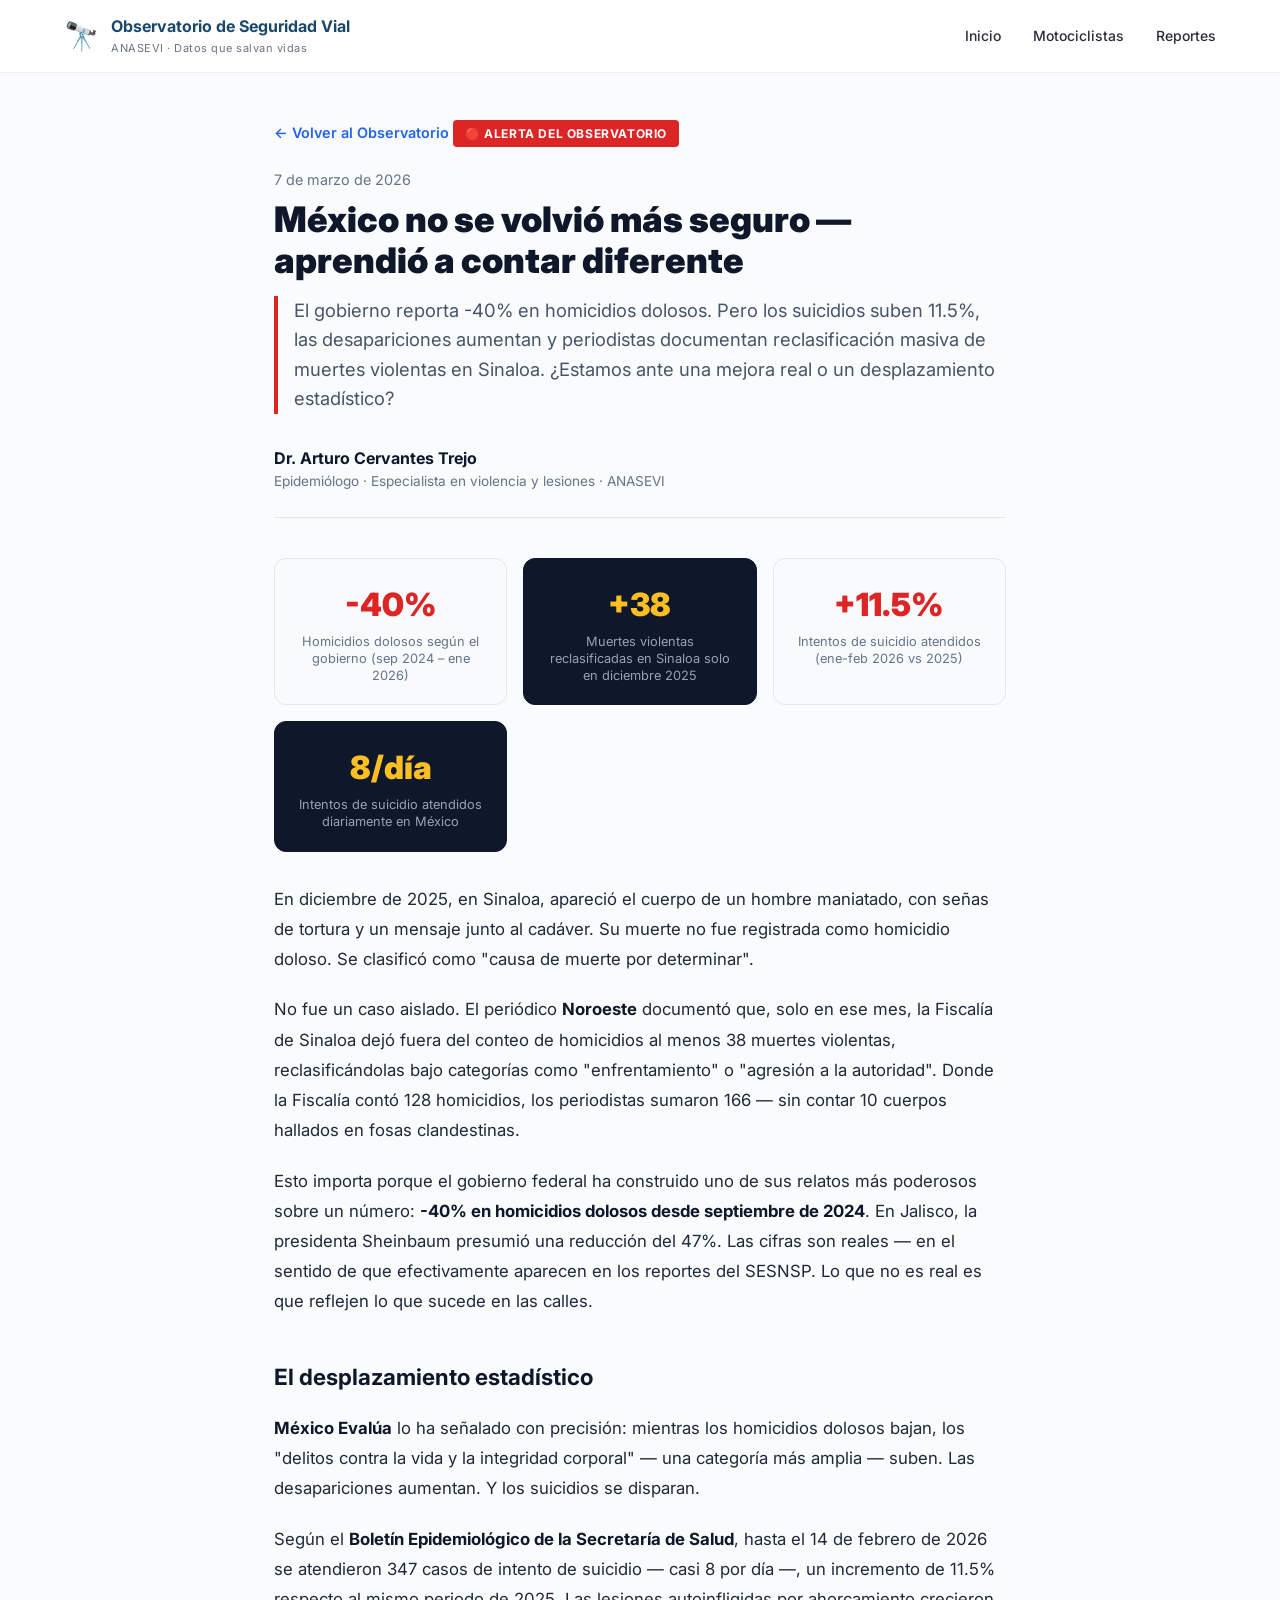
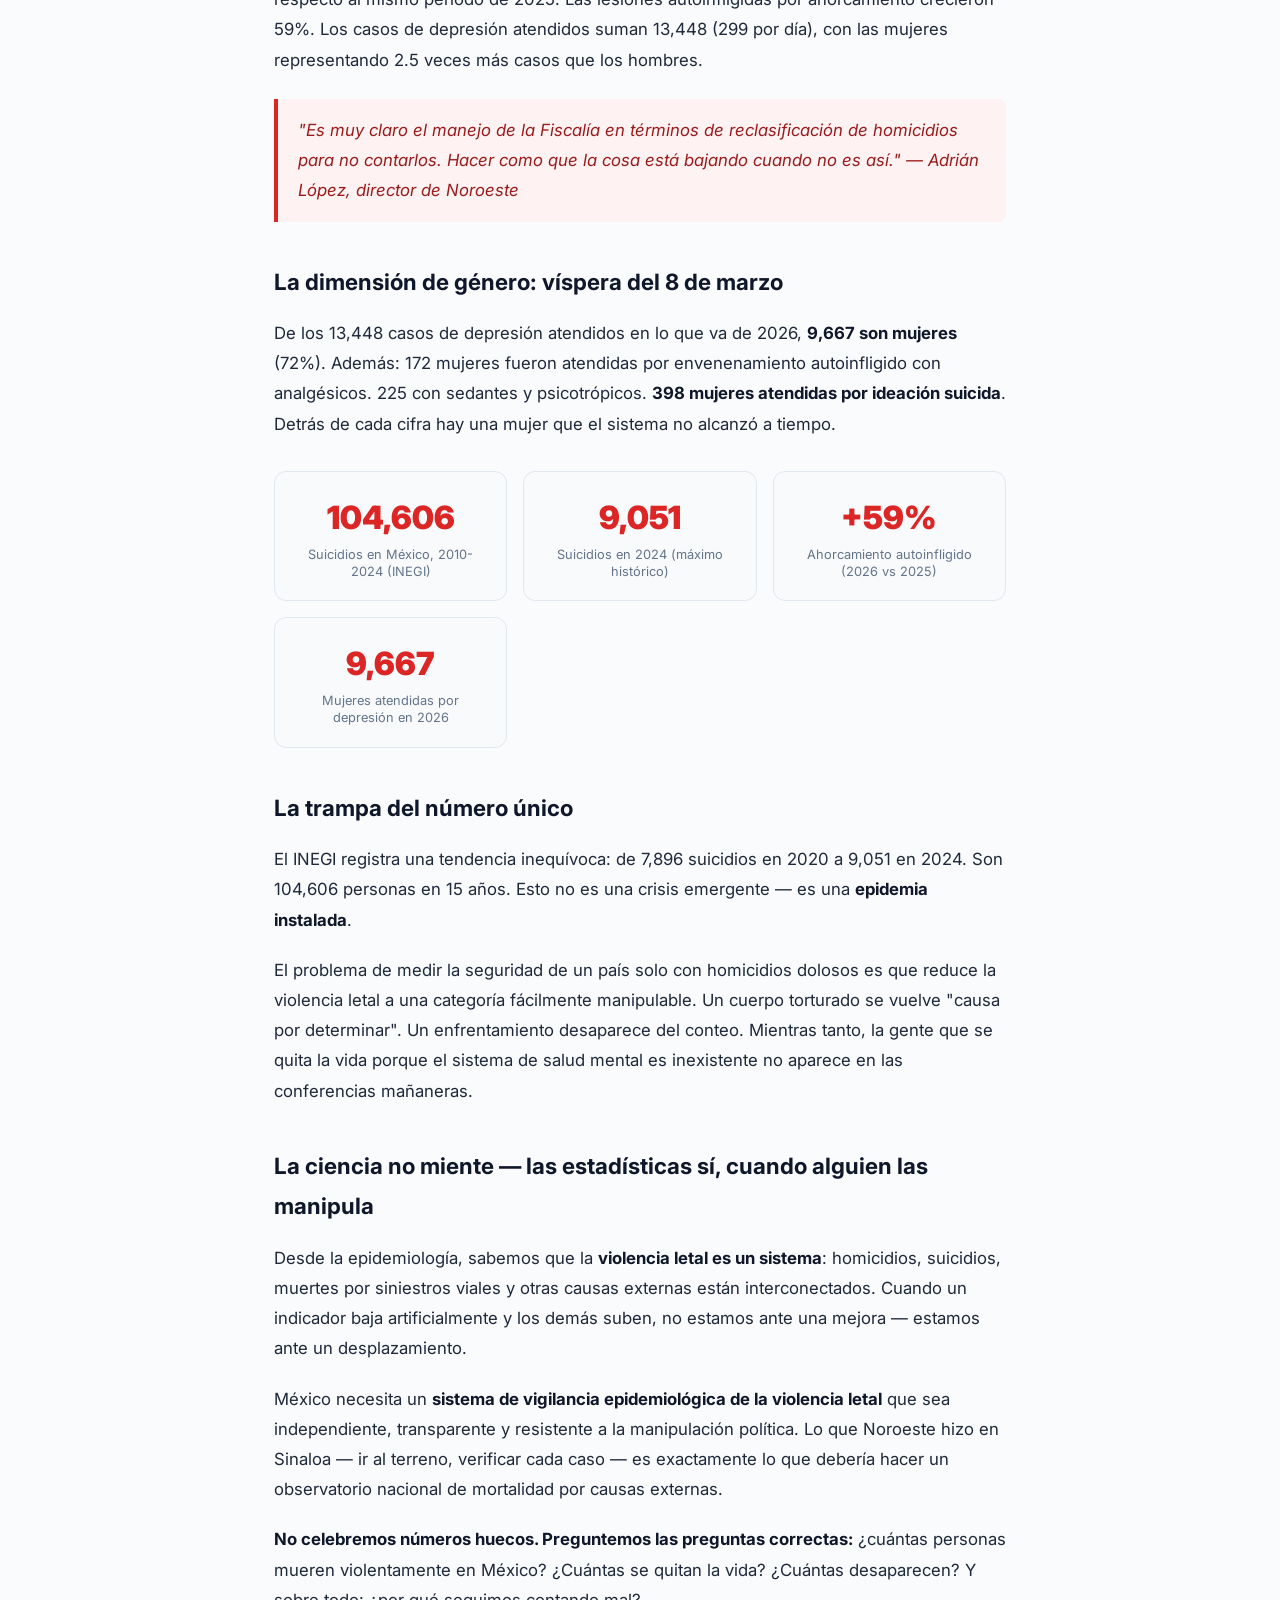
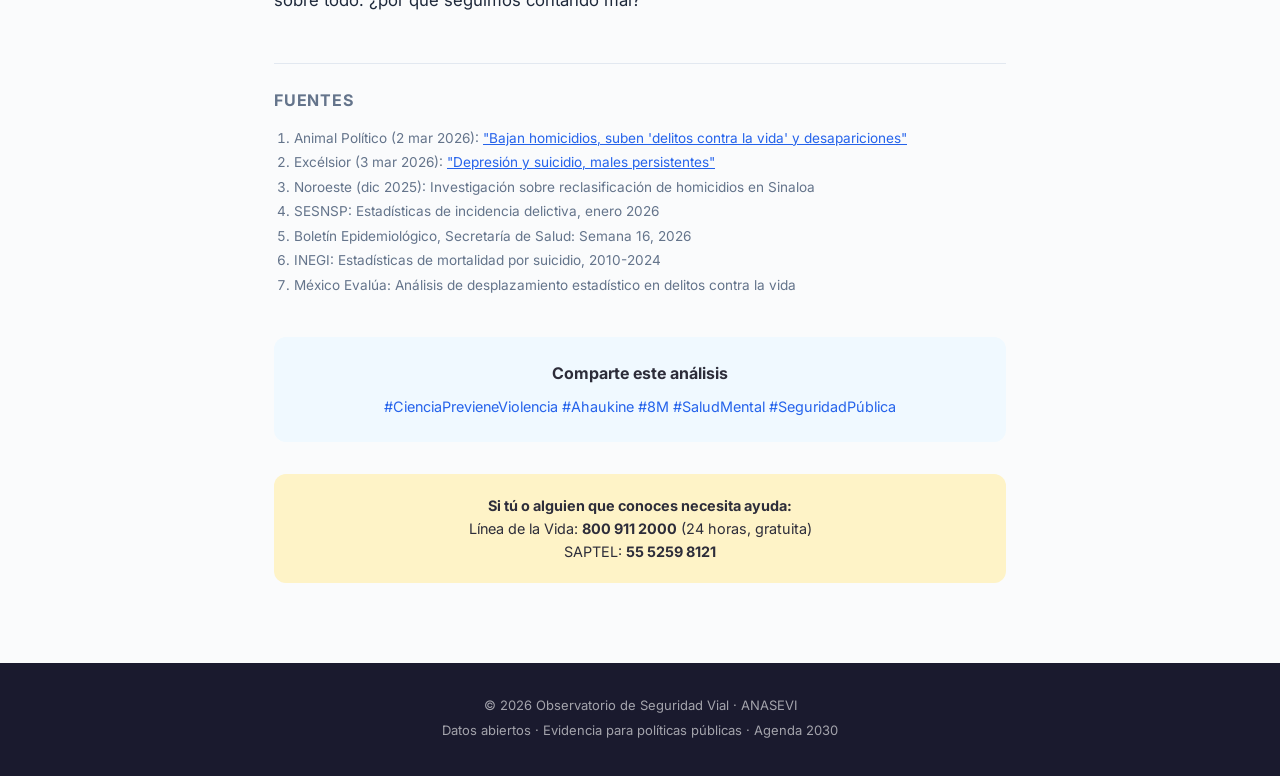
<file: alerta-violencia-letal-2026.html>
<!DOCTYPE html>
<html lang="es">
<head>
    <meta charset="UTF-8">
    <meta name="viewport" content="width=device-width, initial-scale=1.0">
    <title>México no se volvió más seguro — aprendió a contar diferente | Observatorio de Seguridad Vial</title>
    <meta name="description" content="Análisis del desplazamiento estadístico en violencia letal en México: homicidios bajan en el papel, pero suicidios, desapariciones y 'delitos contra la vida' suben.">
    <meta property="og:title" content="México no se volvió más seguro — aprendió a contar diferente">
    <meta property="og:description" content="El gobierno reporta -40% en homicidios. Pero los suicidios suben 11.5%, las desapariciones aumentan y periodistas documentan reclasificación masiva.">
    <meta property="og:type" content="article">
    <link rel="preconnect" href="https://fonts.googleapis.com">
    <link href="https://fonts.googleapis.com/css2?family=Inter:wght@400;600;700;900&display=swap" rel="stylesheet">
    <link rel="stylesheet" href="styles.css">
    <style>
        .article { max-width: 780px; margin: 0 auto; padding: 120px 24px 80px; }
        .article__tag { display: inline-block; background: #dc2626; color: white; font-size: 0.75rem; font-weight: 700; padding: 4px 12px; border-radius: 4px; text-transform: uppercase; letter-spacing: 0.05em; margin-bottom: 16px; }
        .article__date { color: #64748b; font-size: 0.9rem; margin-bottom: 8px; }
        .article__title { font-size: 2.2rem; font-weight: 900; line-height: 1.15; margin-bottom: 16px; color: #0f172a; }
        .article__subtitle { font-size: 1.15rem; color: #475569; line-height: 1.6; margin-bottom: 32px; border-left: 4px solid #dc2626; padding-left: 16px; }
        .article__author { display: flex; align-items: center; gap: 12px; margin-bottom: 40px; padding-bottom: 24px; border-bottom: 1px solid #e2e8f0; }
        .article__author-name { font-weight: 700; color: #0f172a; }
        .article__author-role { font-size: 0.85rem; color: #64748b; }
        .article__body { font-size: 1.05rem; line-height: 1.8; color: #1e293b; }
        .article__body p { margin-bottom: 20px; }
        .article__body h2 { font-size: 1.4rem; font-weight: 700; margin: 40px 0 16px; color: #0f172a; }
        .article__body strong { color: #0f172a; }
        .article__body blockquote { border-left: 4px solid #dc2626; padding: 16px 20px; margin: 24px 0; background: #fef2f2; border-radius: 0 8px 8px 0; font-style: italic; color: #991b1b; }

        .data-grid { display: grid; grid-template-columns: repeat(auto-fit, minmax(180px, 1fr)); gap: 16px; margin: 32px 0; }
        .data-card { background: #f8fafc; border: 1px solid #e2e8f0; border-radius: 12px; padding: 20px; text-align: center; }
        .data-card__number { font-size: 2rem; font-weight: 900; color: #dc2626; }
        .data-card__label { font-size: 0.8rem; color: #64748b; margin-top: 4px; line-height: 1.3; }
        .data-card--dark { background: #0f172a; border-color: #0f172a; }
        .data-card--dark .data-card__number { color: #fbbf24; }
        .data-card--dark .data-card__label { color: #94a3b8; }

        .sources { margin-top: 48px; padding-top: 24px; border-top: 1px solid #e2e8f0; }
        .sources h3 { font-size: 1rem; font-weight: 700; margin-bottom: 12px; color: #64748b; text-transform: uppercase; letter-spacing: 0.05em; }
        .sources ol { font-size: 0.85rem; color: #64748b; line-height: 1.8; padding-left: 20px; }
        .sources a { color: #2563eb; }

        .share-box { margin-top: 40px; padding: 24px; background: #f0f9ff; border-radius: 12px; text-align: center; }
        .share-box__title { font-weight: 700; margin-bottom: 8px; }
        .share-box__tags { color: #2563eb; font-size: 0.9rem; }

        .back-link { display: inline-flex; align-items: center; gap: 6px; margin-bottom: 24px; color: #2563eb; text-decoration: none; font-weight: 600; font-size: 0.9rem; }
        .back-link:hover { text-decoration: underline; }

        @media (max-width: 600px) {
            .article { padding-top: 90px; }
            .article__title { font-size: 1.6rem; }
            .data-grid { grid-template-columns: repeat(2, 1fr); }
        }
    </style>
</head>
<body>

<!-- HEADER -->
<header class="header">
    <nav class="nav container">
        <div class="nav__logo">
            <span class="nav__logo-icon">🔭</span>
            <div>
                <a href="index.html" style="text-decoration:none; color:inherit;">
                    <div class="nav__logo-title">Observatorio de Seguridad Vial</div>
                    <div class="nav__logo-sub">ANASEVI · Datos que salvan vidas</div>
                </a>
            </div>
        </div>
        <ul class="nav__links">
            <li><a href="index.html">Inicio</a></li>
            <li><a href="index.html#motociclistas">Motociclistas</a></li>
            <li><a href="index.html#reportes">Reportes</a></li>
        </ul>
        <button class="nav__toggle" aria-label="Menú">☰</button>
    </nav>
</header>

<!-- ARTICLE -->
<article class="article">
    <a href="index.html" class="back-link">← Volver al Observatorio</a>

    <span class="article__tag">🔴 Alerta del Observatorio</span>
    <div class="article__date">7 de marzo de 2026</div>
    <h1 class="article__title">México no se volvió más seguro — aprendió a contar diferente</h1>
    <p class="article__subtitle">El gobierno reporta -40% en homicidios dolosos. Pero los suicidios suben 11.5%, las desapariciones aumentan y periodistas documentan reclasificación masiva de muertes violentas en Sinaloa. ¿Estamos ante una mejora real o un desplazamiento estadístico?</p>

    <div class="article__author">
        <div>
            <div class="article__author-name">Dr. Arturo Cervantes Trejo</div>
            <div class="article__author-role">Epidemiólogo · Especialista en violencia y lesiones · ANASEVI</div>
        </div>
    </div>

    <!-- KEY DATA -->
    <div class="data-grid">
        <div class="data-card">
            <div class="data-card__number">-40%</div>
            <div class="data-card__label">Homicidios dolosos según el gobierno (sep 2024 – ene 2026)</div>
        </div>
        <div class="data-card data-card--dark">
            <div class="data-card__number">+38</div>
            <div class="data-card__label">Muertes violentas reclasificadas en Sinaloa solo en diciembre 2025</div>
        </div>
        <div class="data-card">
            <div class="data-card__number">+11.5%</div>
            <div class="data-card__label">Intentos de suicidio atendidos (ene-feb 2026 vs 2025)</div>
        </div>
        <div class="data-card data-card--dark">
            <div class="data-card__number">8/día</div>
            <div class="data-card__label">Intentos de suicidio atendidos diariamente en México</div>
        </div>
    </div>

    <div class="article__body">

        <p>En diciembre de 2025, en Sinaloa, apareció el cuerpo de un hombre maniatado, con señas de tortura y un mensaje junto al cadáver. Su muerte no fue registrada como homicidio doloso. Se clasificó como "causa de muerte por determinar".</p>

        <p>No fue un caso aislado. El periódico <strong>Noroeste</strong> documentó que, solo en ese mes, la Fiscalía de Sinaloa dejó fuera del conteo de homicidios al menos 38 muertes violentas, reclasificándolas bajo categorías como "enfrentamiento" o "agresión a la autoridad". Donde la Fiscalía contó 128 homicidios, los periodistas sumaron 166 — sin contar 10 cuerpos hallados en fosas clandestinas.</p>

        <p>Esto importa porque el gobierno federal ha construido uno de sus relatos más poderosos sobre un número: <strong>-40% en homicidios dolosos desde septiembre de 2024</strong>. En Jalisco, la presidenta Sheinbaum presumió una reducción del 47%. Las cifras son reales — en el sentido de que efectivamente aparecen en los reportes del SESNSP. Lo que no es real es que reflejen lo que sucede en las calles.</p>

        <h2>El desplazamiento estadístico</h2>

        <p><strong>México Evalúa</strong> lo ha señalado con precisión: mientras los homicidios dolosos bajan, los "delitos contra la vida y la integridad corporal" — una categoría más amplia — suben. Las desapariciones aumentan. Y los suicidios se disparan.</p>

        <p>Según el <strong>Boletín Epidemiológico de la Secretaría de Salud</strong>, hasta el 14 de febrero de 2026 se atendieron 347 casos de intento de suicidio — casi 8 por día —, un incremento de 11.5% respecto al mismo periodo de 2025. Las lesiones autoinfligidas por ahorcamiento crecieron 59%. Los casos de depresión atendidos suman 13,448 (299 por día), con las mujeres representando 2.5 veces más casos que los hombres.</p>

        <blockquote>"Es muy claro el manejo de la Fiscalía en términos de reclasificación de homicidios para no contarlos. Hacer como que la cosa está bajando cuando no es así." — Adrián López, director de Noroeste</blockquote>

        <h2>La dimensión de género: víspera del 8 de marzo</h2>

        <p>De los 13,448 casos de depresión atendidos en lo que va de 2026, <strong>9,667 son mujeres</strong> (72%). Además: 172 mujeres fueron atendidas por envenenamiento autoinfligido con analgésicos. 225 con sedantes y psicotrópicos. <strong>398 mujeres atendidas por ideación suicida</strong>. Detrás de cada cifra hay una mujer que el sistema no alcanzó a tiempo.</p>

    </div>

    <!-- SUICIDIO DATA -->
    <div class="data-grid">
        <div class="data-card">
            <div class="data-card__number">104,606</div>
            <div class="data-card__label">Suicidios en México, 2010-2024 (INEGI)</div>
        </div>
        <div class="data-card">
            <div class="data-card__number">9,051</div>
            <div class="data-card__label">Suicidios en 2024 (máximo histórico)</div>
        </div>
        <div class="data-card">
            <div class="data-card__number">+59%</div>
            <div class="data-card__label">Ahorcamiento autoinfligido (2026 vs 2025)</div>
        </div>
        <div class="data-card">
            <div class="data-card__number">9,667</div>
            <div class="data-card__label">Mujeres atendidas por depresión en 2026</div>
        </div>
    </div>

    <div class="article__body">

        <h2>La trampa del número único</h2>

        <p>El INEGI registra una tendencia inequívoca: de 7,896 suicidios en 2020 a 9,051 en 2024. Son 104,606 personas en 15 años. Esto no es una crisis emergente — es una <strong>epidemia instalada</strong>.</p>

        <p>El problema de medir la seguridad de un país solo con homicidios dolosos es que reduce la violencia letal a una categoría fácilmente manipulable. Un cuerpo torturado se vuelve "causa por determinar". Un enfrentamiento desaparece del conteo. Mientras tanto, la gente que se quita la vida porque el sistema de salud mental es inexistente no aparece en las conferencias mañaneras.</p>

        <h2>La ciencia no miente — las estadísticas sí, cuando alguien las manipula</h2>

        <p>Desde la epidemiología, sabemos que la <strong>violencia letal es un sistema</strong>: homicidios, suicidios, muertes por siniestros viales y otras causas externas están interconectados. Cuando un indicador baja artificialmente y los demás suben, no estamos ante una mejora — estamos ante un desplazamiento.</p>

        <p>México necesita un <strong>sistema de vigilancia epidemiológica de la violencia letal</strong> que sea independiente, transparente y resistente a la manipulación política. Lo que Noroeste hizo en Sinaloa — ir al terreno, verificar cada caso — es exactamente lo que debería hacer un observatorio nacional de mortalidad por causas externas.</p>

        <p><strong>No celebremos números huecos. Preguntemos las preguntas correctas:</strong> ¿cuántas personas mueren violentamente en México? ¿Cuántas se quitan la vida? ¿Cuántas desaparecen? Y sobre todo: ¿por qué seguimos contando mal?</p>
    </div>

    <!-- SOURCES -->
    <div class="sources">
        <h3>Fuentes</h3>
        <ol>
            <li>Animal Político (2 mar 2026): <a href="https://animalpolitico.com/seguridad/homicidios-delitos-desapariciones-metodologia-federal" target="_blank">"Bajan homicidios, suben 'delitos contra la vida' y desapariciones"</a></li>
            <li>Excélsior (3 mar 2026): <a href="https://www.excelsior.com.mx/nacional/depresion-y-suicidio-males-persistentes" target="_blank">"Depresión y suicidio, males persistentes"</a></li>
            <li>Noroeste (dic 2025): Investigación sobre reclasificación de homicidios en Sinaloa</li>
            <li>SESNSP: Estadísticas de incidencia delictiva, enero 2026</li>
            <li>Boletín Epidemiológico, Secretaría de Salud: Semana 16, 2026</li>
            <li>INEGI: Estadísticas de mortalidad por suicidio, 2010-2024</li>
            <li>México Evalúa: Análisis de desplazamiento estadístico en delitos contra la vida</li>
        </ol>
    </div>

    <!-- SHARE -->
    <div class="share-box">
        <div class="share-box__title">Comparte este análisis</div>
        <div class="share-box__tags">#CienciaPrevieneViolencia #Ahaukine #8M #SaludMental #SeguridadPública</div>
    </div>

    <!-- LÍNEA DE AYUDA -->
    <div style="margin-top: 32px; padding: 20px; background: #fef3c7; border-radius: 12px; text-align: center; font-size: 0.9rem;">
        <strong>Si tú o alguien que conoces necesita ayuda:</strong><br>
        Línea de la Vida: <strong>800 911 2000</strong> (24 horas, gratuita)<br>
        SAPTEL: <strong>55 5259 8121</strong>
    </div>

</article>

<!-- FOOTER -->
<footer class="footer">
    <div class="container">
        <div class="footer__content">
            <p>© 2026 Observatorio de Seguridad Vial · ANASEVI</p>
            <p>Datos abiertos · Evidencia para políticas públicas · Agenda 2030</p>
        </div>
    </div>
</footer>

<script data-goatcounter="https://observatoriovial.goatcounter.com/count" async src="//gc.zgo.at/count.js"></script>
</body>
</html>
</file>
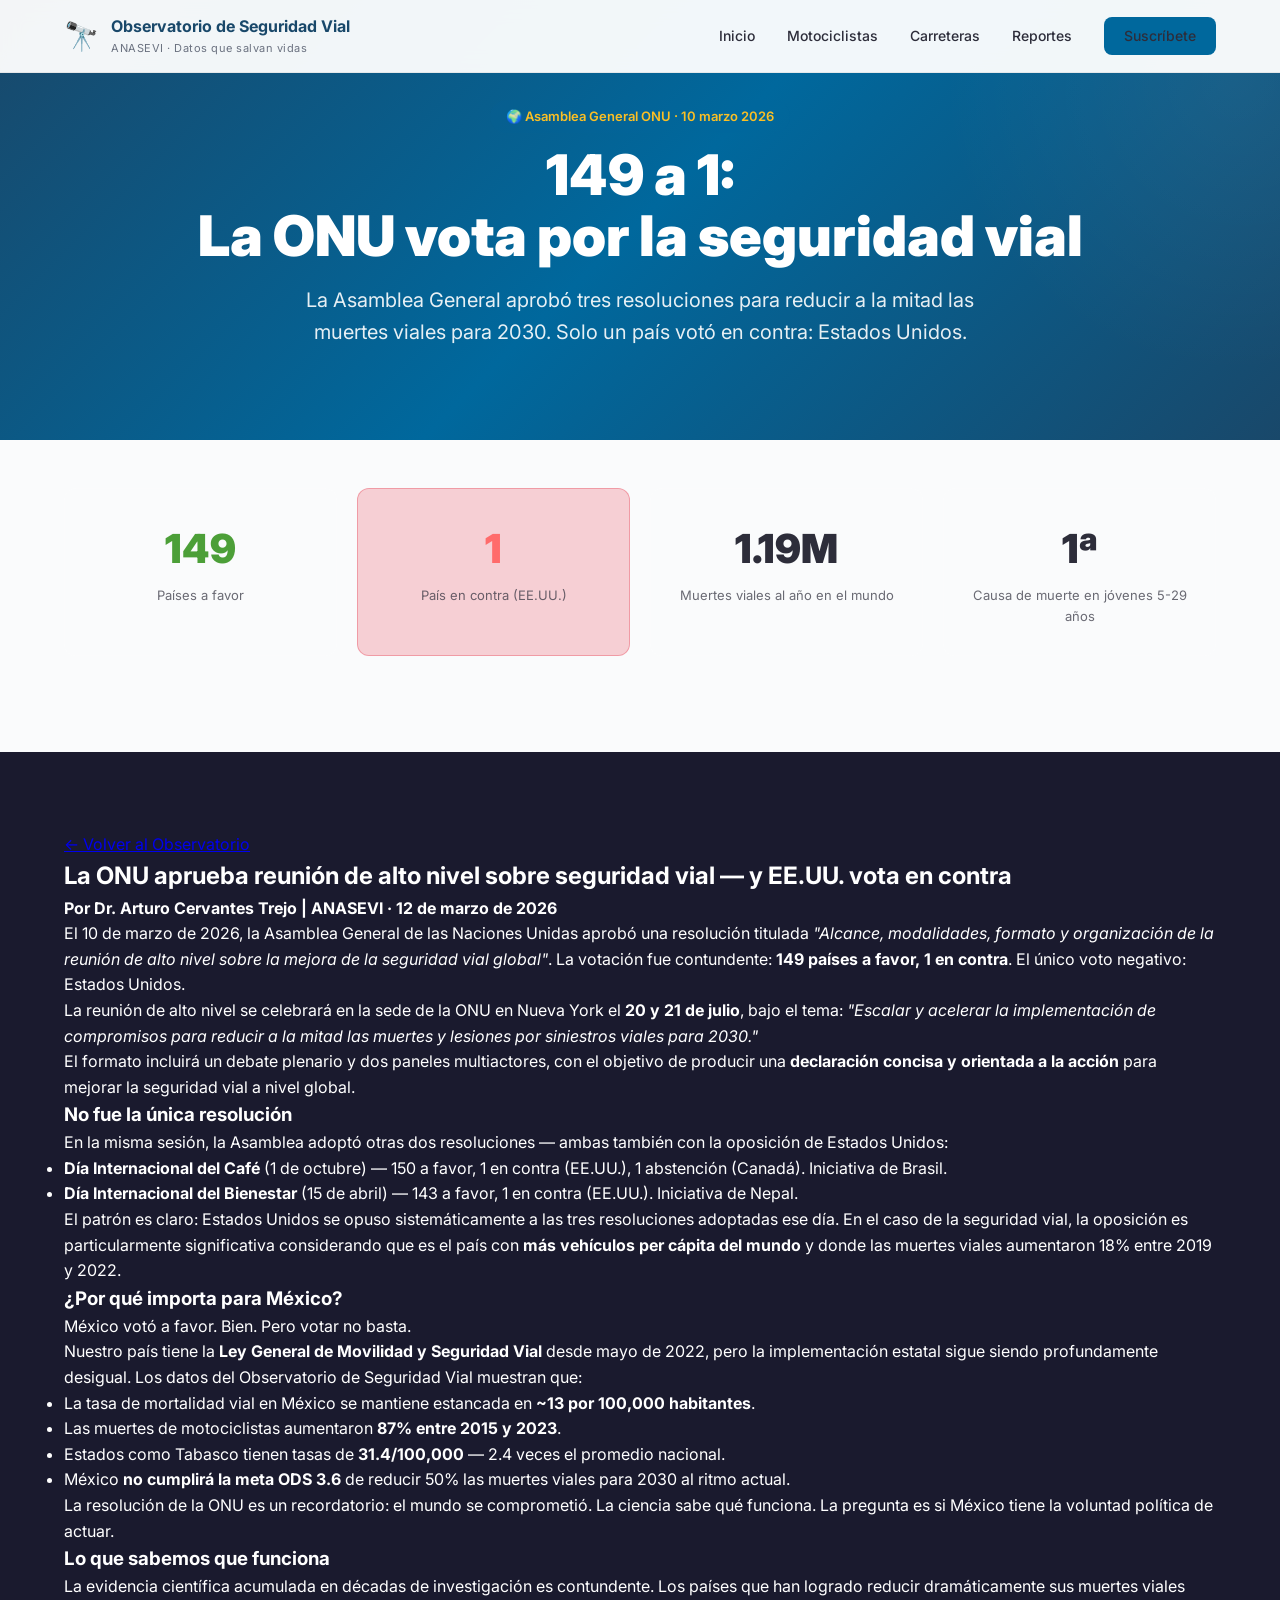
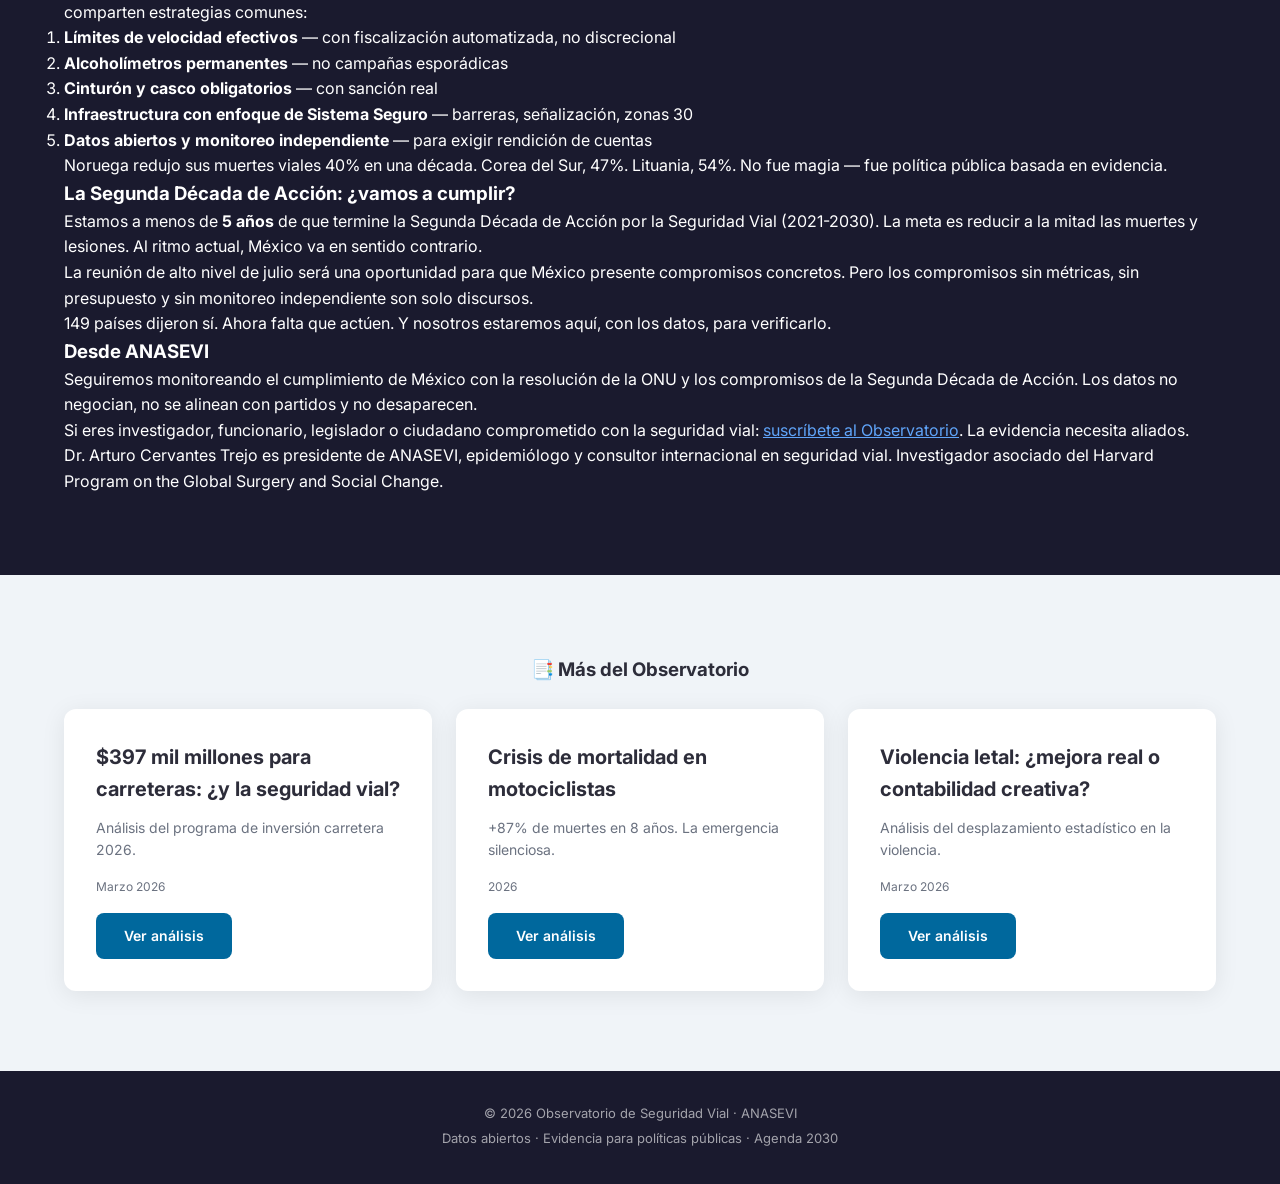
<file: onu-seguridad-vial-2026.html>
<!DOCTYPE html>
<html lang="es">
<head>
    <meta charset="UTF-8">
    <meta name="viewport" content="width=device-width, initial-scale=1.0">
    <title>149 a 1: La ONU vota por la seguridad vial | Observatorio ANASEVI</title>
    <meta name="description" content="La Asamblea General de la ONU aprobó tres resoluciones sobre seguridad vial con 149 votos a favor y solo 1 en contra. Análisis de las implicaciones para México y América Latina.">
    <meta property="og:title" content="149 a 1: La ONU vota por la seguridad vial — y EE.UU. dice que no">
    <meta property="og:description" content="149 países a favor, 1 en contra. La Asamblea General de la ONU aprueba reunión de alto nivel para reducir a la mitad las muertes viales para 2030.">
    <meta property="og:url" content="https://observatoriovial.mx/onu-seguridad-vial-2026.html">
    <meta property="og:type" content="article">
    <link rel="preconnect" href="https://fonts.googleapis.com">
    <link href="https://fonts.googleapis.com/css2?family=Inter:wght@400;600;700;900&display=swap" rel="stylesheet">
    <link rel="stylesheet" href="styles.css">
</head>
<body>

<!-- HEADER -->
<header class="header">
    <nav class="nav container">
        <div class="nav__logo">
            <span class="nav__logo-icon">🔭</span>
            <div>
                <div class="nav__logo-title">Observatorio de Seguridad Vial</div>
                <div class="nav__logo-sub">ANASEVI · Datos que salvan vidas</div>
            </div>
        </div>
        <ul class="nav__links">
            <li><a href="index.html">Inicio</a></li>
            <li><a href="index.html#motociclistas">Motociclistas</a></li>
            <li><a href="carreteras.html">Carreteras</a></li>
            <li><a href="index.html#reportes">Reportes</a></li>
            <li><a href="index.html#suscribete" class="btn btn--small">Suscríbete</a></li>
        </ul>
        <button class="nav__toggle" aria-label="Menú">☰</button>
    </nav>
</header>

<!-- HERO -->
<section class="hero" style="min-height: auto; padding: 100px 0 60px;">
    <div class="container">
        <span class="section__tag" style="color: #fbbf24;">🌍 Asamblea General ONU · 10 marzo 2026</span>
        <h1 class="hero__title" style="font-size: clamp(2rem, 5vw, 3.5rem);">149 a 1:<br>La ONU vota por la seguridad vial</h1>
        <p class="hero__subtitle" style="max-width: 700px;">La Asamblea General aprobó tres resoluciones para reducir a la mitad las muertes viales para 2030. Solo un país votó en contra: Estados Unidos.</p>
    </div>
</section>

<!-- KEY STATS -->
<section class="section" style="padding: 48px 0;">
    <div class="container">
        <div class="stats-grid">
            <div class="stat-card">
                <div class="stat-card__number" style="color: #4C9F38;">149</div>
                <div class="stat-card__label">Países a favor</div>
            </div>
            <div class="stat-card stat-card--alert">
                <div class="stat-card__number">1</div>
                <div class="stat-card__label">País en contra (EE.UU.)</div>
            </div>
            <div class="stat-card">
                <div class="stat-card__number">1.19M</div>
                <div class="stat-card__label">Muertes viales al año en el mundo</div>
            </div>
            <div class="stat-card">
                <div class="stat-card__number">1ª</div>
                <div class="stat-card__label">Causa de muerte en jóvenes 5-29 años</div>
            </div>
        </div>
    </div>
</section>

<!-- ARTICLE -->
<section class="section section--dark">
    <div class="container article-content">
        <a href="index.html" class="back-link">← Volver al Observatorio</a>

        <h2>La ONU aprueba reunión de alto nivel sobre seguridad vial — y EE.UU. vota en contra</h2>
        <p><strong>Por Dr. Arturo Cervantes Trejo | ANASEVI · 12 de marzo de 2026</strong></p>

        <p>El 10 de marzo de 2026, la Asamblea General de las Naciones Unidas aprobó una resolución titulada <em>"Alcance, modalidades, formato y organización de la reunión de alto nivel sobre la mejora de la seguridad vial global"</em>. La votación fue contundente: <strong>149 países a favor, 1 en contra</strong>. El único voto negativo: Estados Unidos.</p>

        <p>La reunión de alto nivel se celebrará en la sede de la ONU en Nueva York el <strong>20 y 21 de julio</strong>, bajo el tema: <em>"Escalar y acelerar la implementación de compromisos para reducir a la mitad las muertes y lesiones por siniestros viales para 2030."</em></p>

        <p>El formato incluirá un debate plenario y dos paneles multiactores, con el objetivo de producir una <strong>declaración concisa y orientada a la acción</strong> para mejorar la seguridad vial a nivel global.</p>

        <h3>No fue la única resolución</h3>

        <p>En la misma sesión, la Asamblea adoptó otras dos resoluciones — ambas también con la oposición de Estados Unidos:</p>

        <ul>
            <li><strong>Día Internacional del Café</strong> (1 de octubre) — 150 a favor, 1 en contra (EE.UU.), 1 abstención (Canadá). Iniciativa de Brasil.</li>
            <li><strong>Día Internacional del Bienestar</strong> (15 de abril) — 143 a favor, 1 en contra (EE.UU.). Iniciativa de Nepal.</li>
        </ul>

        <p>El patrón es claro: Estados Unidos se opuso sistemáticamente a las tres resoluciones adoptadas ese día. En el caso de la seguridad vial, la oposición es particularmente significativa considerando que es el país con <strong>más vehículos per cápita del mundo</strong> y donde las muertes viales aumentaron 18% entre 2019 y 2022.</p>

        <h3>¿Por qué importa para México?</h3>

        <p>México votó a favor. Bien. Pero votar no basta.</p>

        <p>Nuestro país tiene la <strong>Ley General de Movilidad y Seguridad Vial</strong> desde mayo de 2022, pero la implementación estatal sigue siendo profundamente desigual. Los datos del Observatorio de Seguridad Vial muestran que:</p>

        <ul>
            <li>La tasa de mortalidad vial en México se mantiene estancada en <strong>~13 por 100,000 habitantes</strong>.</li>
            <li>Las muertes de motociclistas aumentaron <strong>87% entre 2015 y 2023</strong>.</li>
            <li>Estados como Tabasco tienen tasas de <strong>31.4/100,000</strong> — 2.4 veces el promedio nacional.</li>
            <li>México <strong>no cumplirá la meta ODS 3.6</strong> de reducir 50% las muertes viales para 2030 al ritmo actual.</li>
        </ul>

        <blockquote><p>La resolución de la ONU es un recordatorio: el mundo se comprometió. La ciencia sabe qué funciona. La pregunta es si México tiene la voluntad política de actuar.</p></blockquote>

        <h3>Lo que sabemos que funciona</h3>

        <p>La evidencia científica acumulada en décadas de investigación es contundente. Los países que han logrado reducir dramáticamente sus muertes viales comparten estrategias comunes:</p>

        <ol>
            <li><strong>Límites de velocidad efectivos</strong> — con fiscalización automatizada, no discrecional</li>
            <li><strong>Alcoholímetros permanentes</strong> — no campañas esporádicas</li>
            <li><strong>Cinturón y casco obligatorios</strong> — con sanción real</li>
            <li><strong>Infraestructura con enfoque de Sistema Seguro</strong> — barreras, señalización, zonas 30</li>
            <li><strong>Datos abiertos y monitoreo independiente</strong> — para exigir rendición de cuentas</li>
        </ol>

        <p>Noruega redujo sus muertes viales 40% en una década. Corea del Sur, 47%. Lituania, 54%. No fue magia — fue política pública basada en evidencia.</p>

        <h3>La Segunda Década de Acción: ¿vamos a cumplir?</h3>

        <p>Estamos a menos de <strong>5 años</strong> de que termine la Segunda Década de Acción por la Seguridad Vial (2021-2030). La meta es reducir a la mitad las muertes y lesiones. Al ritmo actual, México va en sentido contrario.</p>

        <p>La reunión de alto nivel de julio será una oportunidad para que México presente compromisos concretos. Pero los compromisos sin métricas, sin presupuesto y sin monitoreo independiente son solo discursos.</p>

        <blockquote><p>149 países dijeron sí. Ahora falta que actúen. Y nosotros estaremos aquí, con los datos, para verificarlo.</p></blockquote>

        <h3>Desde ANASEVI</h3>

        <p>Seguiremos monitoreando el cumplimiento de México con la resolución de la ONU y los compromisos de la Segunda Década de Acción. Los datos no negocian, no se alinean con partidos y no desaparecen.</p>

        <p>Si eres investigador, funcionario, legislador o ciudadano comprometido con la seguridad vial: <a href="index.html#suscribete" style="color: #60a5fa;">suscríbete al Observatorio</a>. La evidencia necesita aliados.</p>

        <p class="author-bio">Dr. Arturo Cervantes Trejo es presidente de ANASEVI, epidemiólogo y consultor internacional en seguridad vial. Investigador asociado del Harvard Program on the Global Surgery and Social Change.</p>
    </div>
</section>

<!-- RELATED -->
<section class="section section--light">
    <div class="container">
        <h3 style="text-align: center; margin-bottom: 24px;">📑 Más del Observatorio</h3>
        <div class="reports-grid">
            <div class="report-card">
                <h3>$397 mil millones para carreteras: ¿y la seguridad vial?</h3>
                <p>Análisis del programa de inversión carretera 2026.</p>
                <div class="report-card__meta">Marzo 2026</div>
                <a href="carreteras.html" class="btn">Ver análisis</a>
            </div>
            <div class="report-card">
                <h3>Crisis de mortalidad en motociclistas</h3>
                <p>+87% de muertes en 8 años. La emergencia silenciosa.</p>
                <div class="report-card__meta">2026</div>
                <a href="motociclistas.html" class="btn">Ver análisis</a>
            </div>
            <div class="report-card">
                <h3>Violencia letal: ¿mejora real o contabilidad creativa?</h3>
                <p>Análisis del desplazamiento estadístico en la violencia.</p>
                <div class="report-card__meta">Marzo 2026</div>
                <a href="alerta-violencia-letal-2026.html" class="btn">Ver análisis</a>
            </div>
        </div>
    </div>
</section>

<!-- FOOTER -->
<footer class="footer">
    <div class="container">
        <div class="footer__content">
            <p>© 2026 Observatorio de Seguridad Vial · ANASEVI</p>
            <p>Datos abiertos · Evidencia para políticas públicas · Agenda 2030</p>
        </div>
    </div>
</footer>

<script data-goatcounter="https://observatoriovial.goatcounter.com/count" async src="//gc.zgo.at/count.js"></script>
</body>
</html>
</file>
<file: styles.css>
/* ============================
   Observatorio de Seguridad Vial
   ANASEVI — Estilos principales
   Paleta: colores ODS + neutros
   ============================ */

:root {
    /* ODS Colors */
    --ods-1: #E5243B;  /* Fin pobreza */
    --ods-3: #4C9F38;  /* Salud */
    --ods-5: #FF3A21;  /* Igualdad género */
    --ods-11: #FD9D24; /* Ciudades */
    --ods-16: #00689D;  /* Paz y justicia */
    --ods-17: #19486A;  /* Alianzas */
    
    /* UI Colors */
    --primary: #00689D;    /* ODS 16 azul — color principal */
    --primary-dark: #19486A;
    --accent: #E5243B;     /* ODS 1 rojo — alertas y CTAs */
    --success: #4C9F38;    /* ODS 3 verde */
    --bg: #FAFBFC;
    --bg-dark: #1a1a2e;
    --text: #2d2d3a;
    --text-light: #6b7280;
    --white: #ffffff;
    --shadow: 0 4px 24px rgba(0,0,0,0.08);
    --shadow-lg: 0 8px 40px rgba(0,0,0,0.12);
    --radius: 12px;
}

* { margin: 0; padding: 0; box-sizing: border-box; }

body {
    font-family: 'Inter', system-ui, -apple-system, sans-serif;
    color: var(--text);
    background: var(--bg);
    line-height: 1.6;
}

.container {
    max-width: 1200px;
    margin: 0 auto;
    padding: 0 24px;
}

/* HEADER */
.header {
    position: fixed;
    top: 0;
    left: 0;
    right: 0;
    background: rgba(255,255,255,0.95);
    backdrop-filter: blur(10px);
    border-bottom: 1px solid rgba(0,0,0,0.06);
    z-index: 100;
}

.nav {
    display: flex;
    align-items: center;
    justify-content: space-between;
    height: 72px;
}

.nav__logo {
    display: flex;
    align-items: center;
    gap: 12px;
}

.nav__logo-icon { font-size: 28px; }
.nav__logo-title { font-weight: 700; font-size: 16px; color: var(--primary-dark); }
.nav__logo-sub { font-size: 11px; color: var(--text-light); letter-spacing: 0.5px; }

.nav__links {
    display: flex;
    list-style: none;
    gap: 32px;
    align-items: center;
}

.nav__links a {
    text-decoration: none;
    color: var(--text);
    font-size: 14px;
    font-weight: 500;
    transition: color 0.2s;
}

.nav__links a:hover { color: var(--primary); }

.nav__toggle { display: none; background: none; border: none; font-size: 24px; cursor: pointer; }

/* BUTTONS */
.btn {
    display: inline-block;
    padding: 12px 28px;
    border-radius: 8px;
    font-weight: 600;
    font-size: 14px;
    text-decoration: none;
    cursor: pointer;
    border: none;
    transition: all 0.2s;
    background: var(--primary);
    color: white;
}

.btn:hover { background: var(--primary-dark); transform: translateY(-1px); box-shadow: var(--shadow); }
.btn--small { padding: 8px 20px; font-size: 13px; }
.btn--large { padding: 16px 36px; font-size: 16px; }
.btn--white { background: white; color: var(--primary-dark); }
.btn--white:hover { background: #f0f0f0; }
.btn--accent { background: var(--accent); }
.btn--accent:hover { background: #c91e30; }

/* HERO */
.hero {
    padding: 140px 0 80px;
    background: linear-gradient(135deg, var(--primary-dark) 0%, var(--primary) 50%, var(--ods-17) 100%);
    color: white;
    text-align: center;
    position: relative;
    overflow: hidden;
}

.hero::before {
    content: '';
    position: absolute;
    top: -50%;
    right: -20%;
    width: 600px;
    height: 600px;
    background: radial-gradient(circle, rgba(255,255,255,0.05) 0%, transparent 70%);
    border-radius: 50%;
}

.hero__ods-wheel {
    width: 100px;
    height: 100px;
    margin-bottom: 24px;
    animation: spin 60s linear infinite;
}

@keyframes spin { to { transform: rotate(360deg); } }

.hero__title {
    font-size: clamp(2.5rem, 6vw, 4rem);
    font-weight: 900;
    line-height: 1.1;
    margin-bottom: 16px;
}

.hero__subtitle {
    font-size: clamp(1rem, 2.5vw, 1.25rem);
    max-width: 700px;
    margin: 0 auto 32px;
    opacity: 0.9;
    line-height: 1.6;
}

/* ODS BADGES */
.hero__badges {
    display: flex;
    justify-content: center;
    gap: 12px;
    margin-bottom: 48px;
    flex-wrap: wrap;
}

.ods-badge {
    width: 48px;
    height: 48px;
    border-radius: 8px;
    display: flex;
    align-items: center;
    justify-content: center;
    font-weight: 900;
    font-size: 18px;
    color: white;
    cursor: help;
    transition: transform 0.2s;
}

.ods-badge:hover { transform: scale(1.15); }
.ods-1 { background: var(--ods-1); }
.ods-3 { background: var(--ods-3); }
.ods-5 { background: var(--ods-5); }
.ods-11 { background: var(--ods-11); }
.ods-16 { background: var(--ods-16); }
.ods-17 { background: var(--ods-17); }

/* COUNTERS */
.counters {
    display: grid;
    grid-template-columns: 1fr 1fr;
    gap: 24px;
    max-width: 800px;
    margin: 0 auto;
}

.counter {
    background: rgba(255,255,255,0.1);
    backdrop-filter: blur(10px);
    border: 1px solid rgba(255,255,255,0.15);
    border-radius: var(--radius);
    padding: 32px 24px;
    text-align: center;
}

.counter__icon { font-size: 36px; margin-bottom: 8px; }

.counter__number {
    font-size: clamp(2.5rem, 5vw, 3.5rem);
    font-weight: 900;
    line-height: 1;
    margin-bottom: 8px;
}

.counter--countdown .counter__number { color: #FFD93D; }
.counter--deaths .counter__number { color: #FF6B6B; }

.counter__label { font-size: 14px; opacity: 0.9; margin-bottom: 4px; }
.counter__sub { font-size: 12px; opacity: 0.6; }

/* SECTIONS */
.section {
    padding: 80px 0;
}

.section--dark {
    background: var(--bg-dark);
    color: white;
}

.section--light {
    background: #f0f4f8;
}

.section--cta {
    background: linear-gradient(135deg, var(--primary) 0%, var(--ods-17) 100%);
    text-align: center;
}

.section__header {
    text-align: center;
    margin-bottom: 48px;
}

.section__tag {
    display: inline-block;
    padding: 6px 16px;
    border-radius: 20px;
    font-size: 13px;
    font-weight: 600;
    background: rgba(0,104,157,0.1);
    color: var(--primary);
    margin-bottom: 12px;
}

.section--dark .section__tag {
    background: rgba(255,255,255,0.1);
    color: rgba(255,255,255,0.8);
}

.section__title {
    font-size: clamp(1.75rem, 4vw, 2.5rem);
    font-weight: 800;
    margin-bottom: 12px;
}

.section__desc {
    font-size: 1.1rem;
    max-width: 700px;
    margin: 0 auto;
    opacity: 0.8;
}

/* STATS GRID */
.stats-grid {
    display: grid;
    grid-template-columns: repeat(4, 1fr);
    gap: 20px;
    margin-bottom: 48px;
}

.stat-card {
    background: rgba(255,255,255,0.08);
    border: 1px solid rgba(255,255,255,0.1);
    border-radius: var(--radius);
    padding: 28px 20px;
    text-align: center;
}

.stat-card--alert {
    background: rgba(229,36,59,0.2);
    border-color: rgba(229,36,59,0.3);
}

.stat-card__number {
    font-size: 2.5rem;
    font-weight: 900;
    margin-bottom: 4px;
}

.stat-card--alert .stat-card__number { color: #FF6B6B; }
.stat-card__label { font-size: 13px; opacity: 0.7; }

/* CHARTS */
.charts-grid {
    display: grid;
    grid-template-columns: 1fr 1fr;
    gap: 24px;
    margin-bottom: 48px;
}

.chart-container {
    background: rgba(255,255,255,0.06);
    border: 1px solid rgba(255,255,255,0.1);
    border-radius: var(--radius);
    padding: 24px;
}

.chart-container--wide {
    grid-column: 1 / -1;
}

.chart-container h3 {
    font-size: 14px;
    font-weight: 600;
    margin-bottom: 16px;
    opacity: 0.8;
}

/* CTA BOX */
.cta-box {
    background: linear-gradient(135deg, var(--accent), #c91e30);
    border-radius: var(--radius);
    padding: 40px;
    text-align: center;
}

.cta-box h3 { font-size: 1.5rem; margin-bottom: 12px; }
.cta-box p { opacity: 0.9; margin-bottom: 20px; }

/* REPORTS */
.reports-grid {
    display: grid;
    grid-template-columns: repeat(auto-fit, minmax(320px, 1fr));
    gap: 24px;
}

.report-card {
    background: white;
    border-radius: var(--radius);
    padding: 32px;
    box-shadow: var(--shadow);
    position: relative;
}

.report-card__badge {
    position: absolute;
    top: 16px;
    right: 16px;
    background: var(--accent);
    color: white;
    font-size: 11px;
    font-weight: 700;
    padding: 4px 10px;
    border-radius: 4px;
}

.report-card h3 { font-size: 1.25rem; margin-bottom: 12px; }
.report-card p { color: var(--text-light); font-size: 14px; margin-bottom: 16px; }
.report-card__meta { font-size: 12px; color: var(--text-light); margin-bottom: 16px; }

/* SUBSCRIBE */
.subscribe-form {
    display: flex;
    flex-direction: column;
    align-items: center;
    gap: 12px;
    max-width: 400px;
    margin: 0 auto;
}

.subscribe-form__input {
    width: 100%;
    padding: 14px 20px;
    border: 2px solid rgba(255,255,255,0.3);
    border-radius: 8px;
    background: rgba(255,255,255,0.1);
    color: white;
    font-size: 15px;
    font-family: inherit;
    outline: none;
    transition: border-color 0.2s;
}

.subscribe-form__input::placeholder { color: rgba(255,255,255,0.6); }
.subscribe-form__input:focus { border-color: rgba(255,255,255,0.7); }

.subscribe-note {
    margin-top: 16px;
    font-size: 12px;
    color: rgba(255,255,255,0.6);
}

/* ABOUT */
.about-grid {
    display: grid;
    grid-template-columns: 1fr 1fr;
    gap: 48px;
    align-items: start;
}

.about-grid h2 { margin-bottom: 16px; }
.about-grid p { margin-bottom: 12px; color: var(--text-light); }

.ods-grid {
    display: grid;
    grid-template-columns: 1fr 1fr;
    gap: 12px;
}

.ods-card {
    padding: 16px;
    border-radius: 8px;
    color: white;
    font-size: 13px;
    line-height: 1.4;
}

.ods-card small { opacity: 0.8; }

/* FOOTER */
.footer {
    background: var(--bg-dark);
    color: rgba(255,255,255,0.6);
    padding: 32px 0;
    text-align: center;
    font-size: 13px;
}

.footer__content p { margin-bottom: 4px; }

/* DASHBOARD PREVIEW */
.dashboard-preview {
    background: white;
    border-radius: var(--radius);
    padding: 60px 40px;
    text-align: center;
    box-shadow: var(--shadow);
}

.dashboard-preview__coming {
    font-size: 1.25rem;
    font-weight: 600;
    margin-bottom: 8px;
}

/* RESPONSIVE */
@media (max-width: 768px) {
    .nav__links { display: none; }
    .nav__toggle { display: block; }
    .counters { grid-template-columns: 1fr; }
    .stats-grid { grid-template-columns: 1fr 1fr; }
    .charts-grid { grid-template-columns: 1fr; }
    .about-grid { grid-template-columns: 1fr; }
    .hero { padding: 120px 0 60px; }
}

@media (max-width: 480px) {
    .stats-grid { grid-template-columns: 1fr; }
}
</file>
